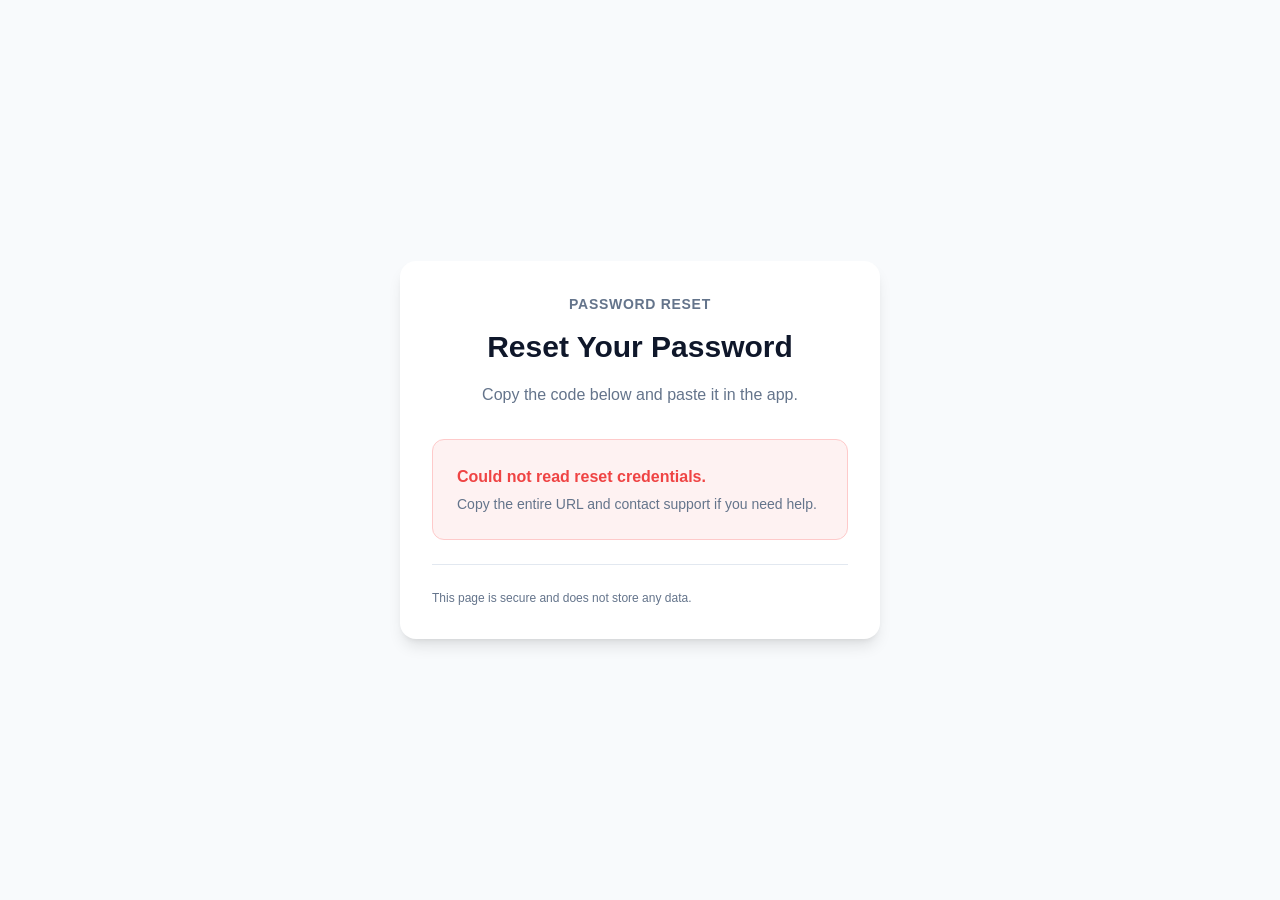
<file: index.html>
<!doctype html>
<html lang="en">
<head>
  <meta charset="utf-8">
  <meta name="viewport" content="width=device-width, initial-scale=1">
  <title>Password Reset</title>
  <link rel="stylesheet" href="styles.css">
  <script defer src="reset.js"></script>
</head>
<body>
  <main class="card">
    <section class="header">
      <p class="eyebrow">Password Reset</p>
      <h1>Reset Your Password</h1>
      <p class="lede">Copy the code below and paste it in the app.</p>
    </section>

    <section class="status-block" id="statusBlock">
      <div class="spinner" aria-hidden="true"></div>
      <div>
        <p class="status" id="statusText">Reading reset link…</p>
        <p class="muted" id="statusSubtext">Keep this tab open. We'll open the app automatically.</p>
      </div>
    </section>

    <section id="codeCard" class="code-card hidden">
      <h2>Reset Code</h2>
      <p class="muted">Copy this code and paste it in the app to reset your password.</p>
      <div class="code-row">
        <code id="codeValue" aria-live="polite"></code>
        <button type="button" id="copyButton">Copy</button>
      </div>
      <p class="muted" id="emailHint"></p>
    </section>

    <div class="actions">
      <button type="button" id="openAppButton" class="hidden primary">
        Open App
      </button>
    </div>

    <section class="footnotes">
      <p class="muted small">This page is secure and does not store any data.</p>
    </section>
  </main>

  <noscript>
    <div class="noscript">
      <p>This page needs JavaScript enabled to process the password reset link. Copy the entire URL from this browser tab and contact support if you need help.</p>
    </div>
  </noscript>
</body>
</html>
</file>
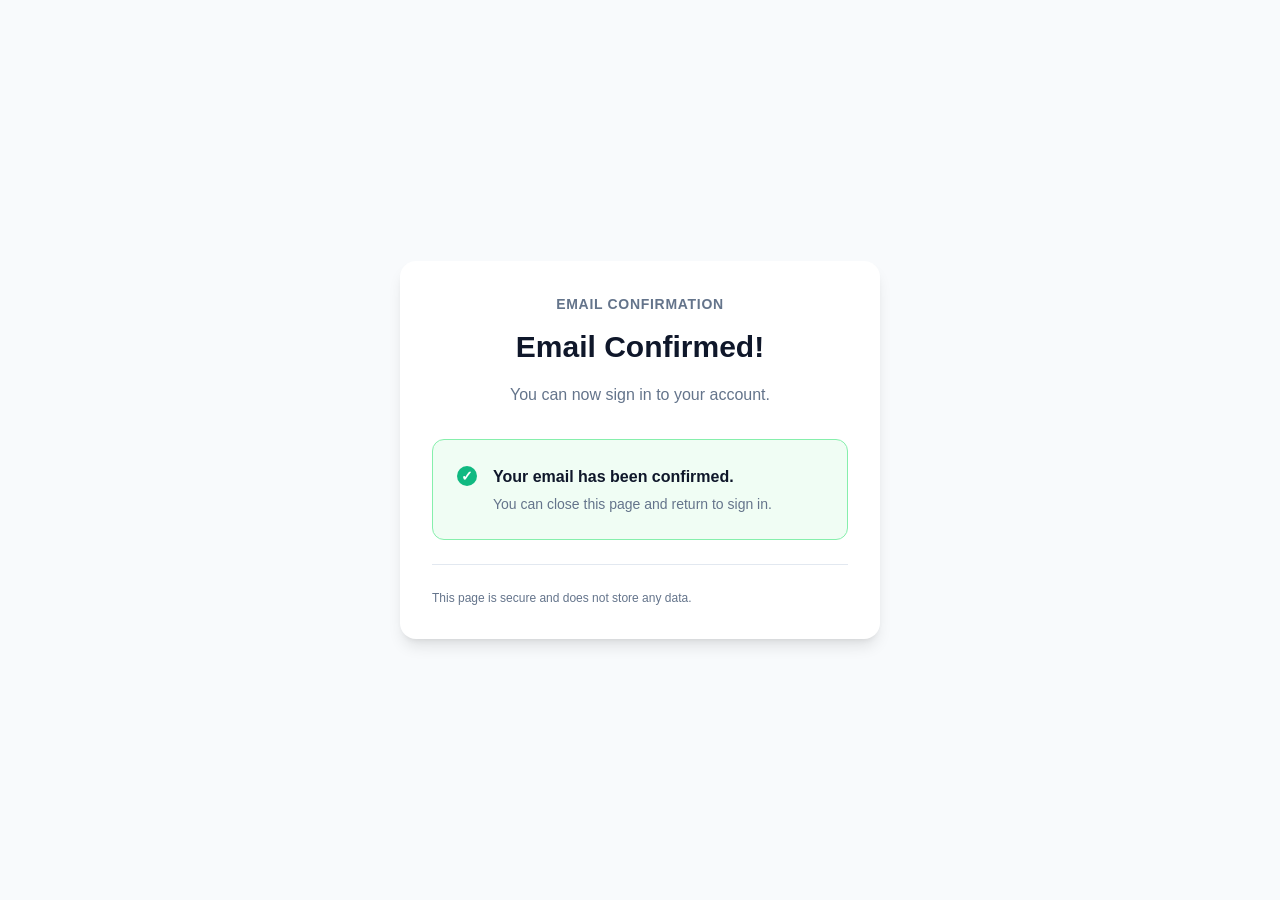
<file: confirm.html>
<!doctype html>
<html lang="en">
<head>
  <meta charset="utf-8">
  <meta name="viewport" content="width=device-width, initial-scale=1">
  <title>Email Confirmed</title>
  <link rel="stylesheet" href="styles.css">
  <script defer src="confirm.js"></script>
</head>
<body>
  <main class="card">
    <section class="header">
      <p class="eyebrow">Email Confirmation</p>
      <h1>Email Confirmed!</h1>
      <p class="lede">You can now sign in to your account.</p>
    </section>

    <section class="status-block success" id="statusBlock">
      <div class="checkmark" aria-hidden="true">✓</div>
      <div>
        <p class="status" id="statusText">Your email has been confirmed.</p>
        <p class="muted" id="statusSubtext">You can close this page and return to sign in.</p>
      </div>
    </section>

    <section class="footnotes">
      <p class="muted small">This page is secure and does not store any data.</p>
    </section>
  </main>

  <noscript>
    <div class="noscript">
      <p>Your email has been confirmed. You can close this page.</p>
    </div>
  </noscript>
</body>
</html>
</file>
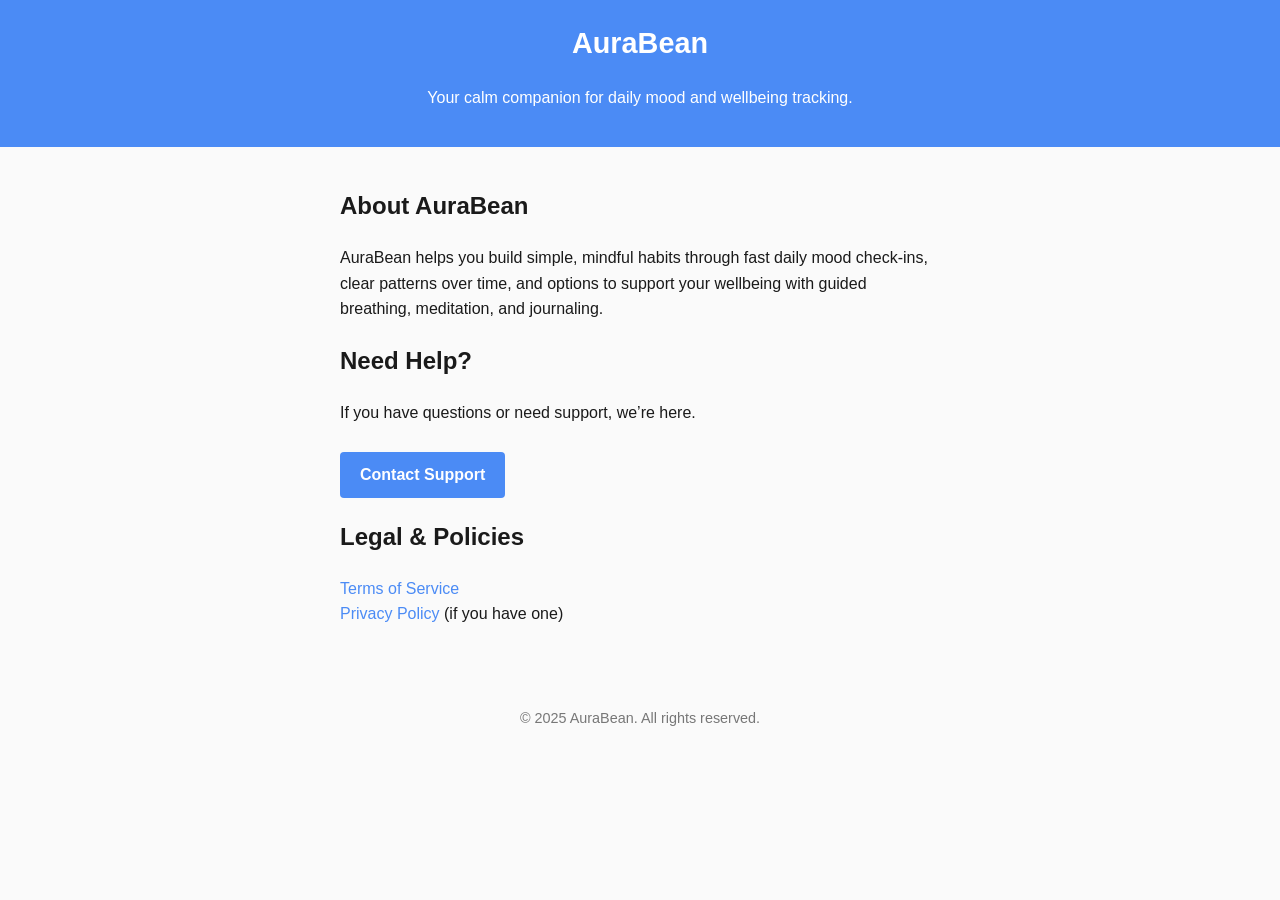
<file: home.html>
<!doctype html>
<html lang="en">
<head>
  <meta charset="UTF-8">
  <meta name="viewport" content="width=device-width,initial-scale=1">
  <title>AuraBean — Support & Info</title>
  <style>
    body {
      font-family: Arial, sans-serif;
      margin: 0;
      padding: 0;
      background: #FAFAFA;
      color: #1A1A1A;
      line-height: 1.6;
    }
    header {
      background: #4B8BF5;
      color: #fff;
      padding: 20px;
      text-align: center;
    }
    .container {
      padding: 20px;
      max-width: 600px;
      margin: auto;
    }
    h1 {
      margin-top: 0;
      font-size: 1.8em;
    }
    a {
      color: #4B8BF5;
      text-decoration: none;
    }
    .section {
      margin: 20px 0;
    }
    .button {
      display: inline-block;
      background: #4B8BF5;
      color: #fff;
      padding: 10px 20px;
      border-radius: 4px;
      margin-top: 10px;
      text-decoration: none;
      font-weight: bold;
    }
    footer {
      text-align: center;
      margin-top: 40px;
      font-size: 0.9em;
      color: #777;
    }
  </style>
</head>

<body>

  <header>
    <h1>AuraBean</h1>
    <p>Your calm companion for daily mood and wellbeing tracking.</p>
  </header>

  <div class="container">

    <div class="section">
      <h2>About AuraBean</h2>
      <p>
        AuraBean helps you build simple, mindful habits through fast daily mood check-ins,
        clear patterns over time, and options to support your wellbeing with guided breathing,
        meditation, and journaling.
      </p>
    </div>

    <div class="section">
      <h2>Need Help?</h2>
      <p>If you have questions or need support, we’re here.</p>
      <a class="button" href="mailto:aurabean.info@gmail.com">Contact Support</a>
    </div>

    <div class="section">
      <h2>Legal & Policies</h2>
      <p>
        <a href="/terms.html">Terms of Service</a><br>
        <a href="/privacy.html">Privacy Policy</a> (if you have one)
      </p>
    </div>

  </div>

  <footer>
    <p>© 2025 AuraBean. All rights reserved.</p>
  </footer>

</body>
</html>
</file>
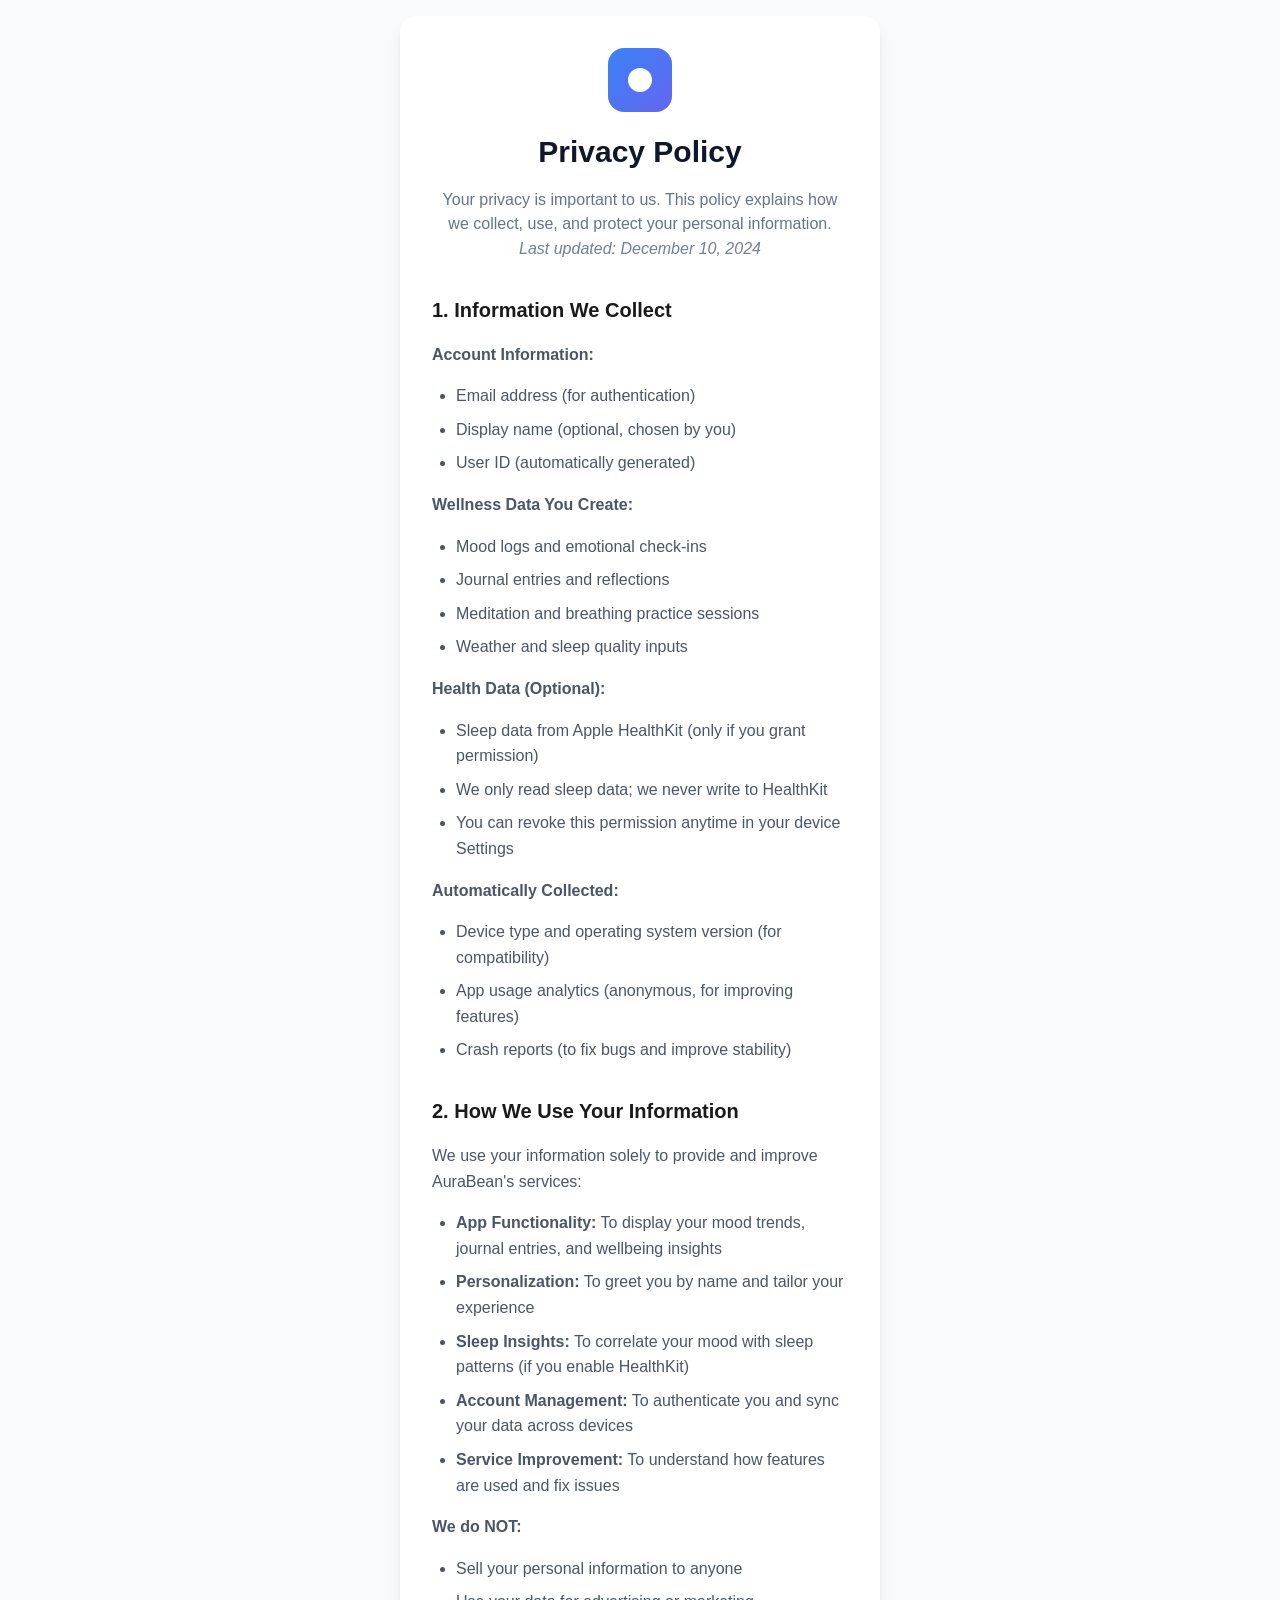
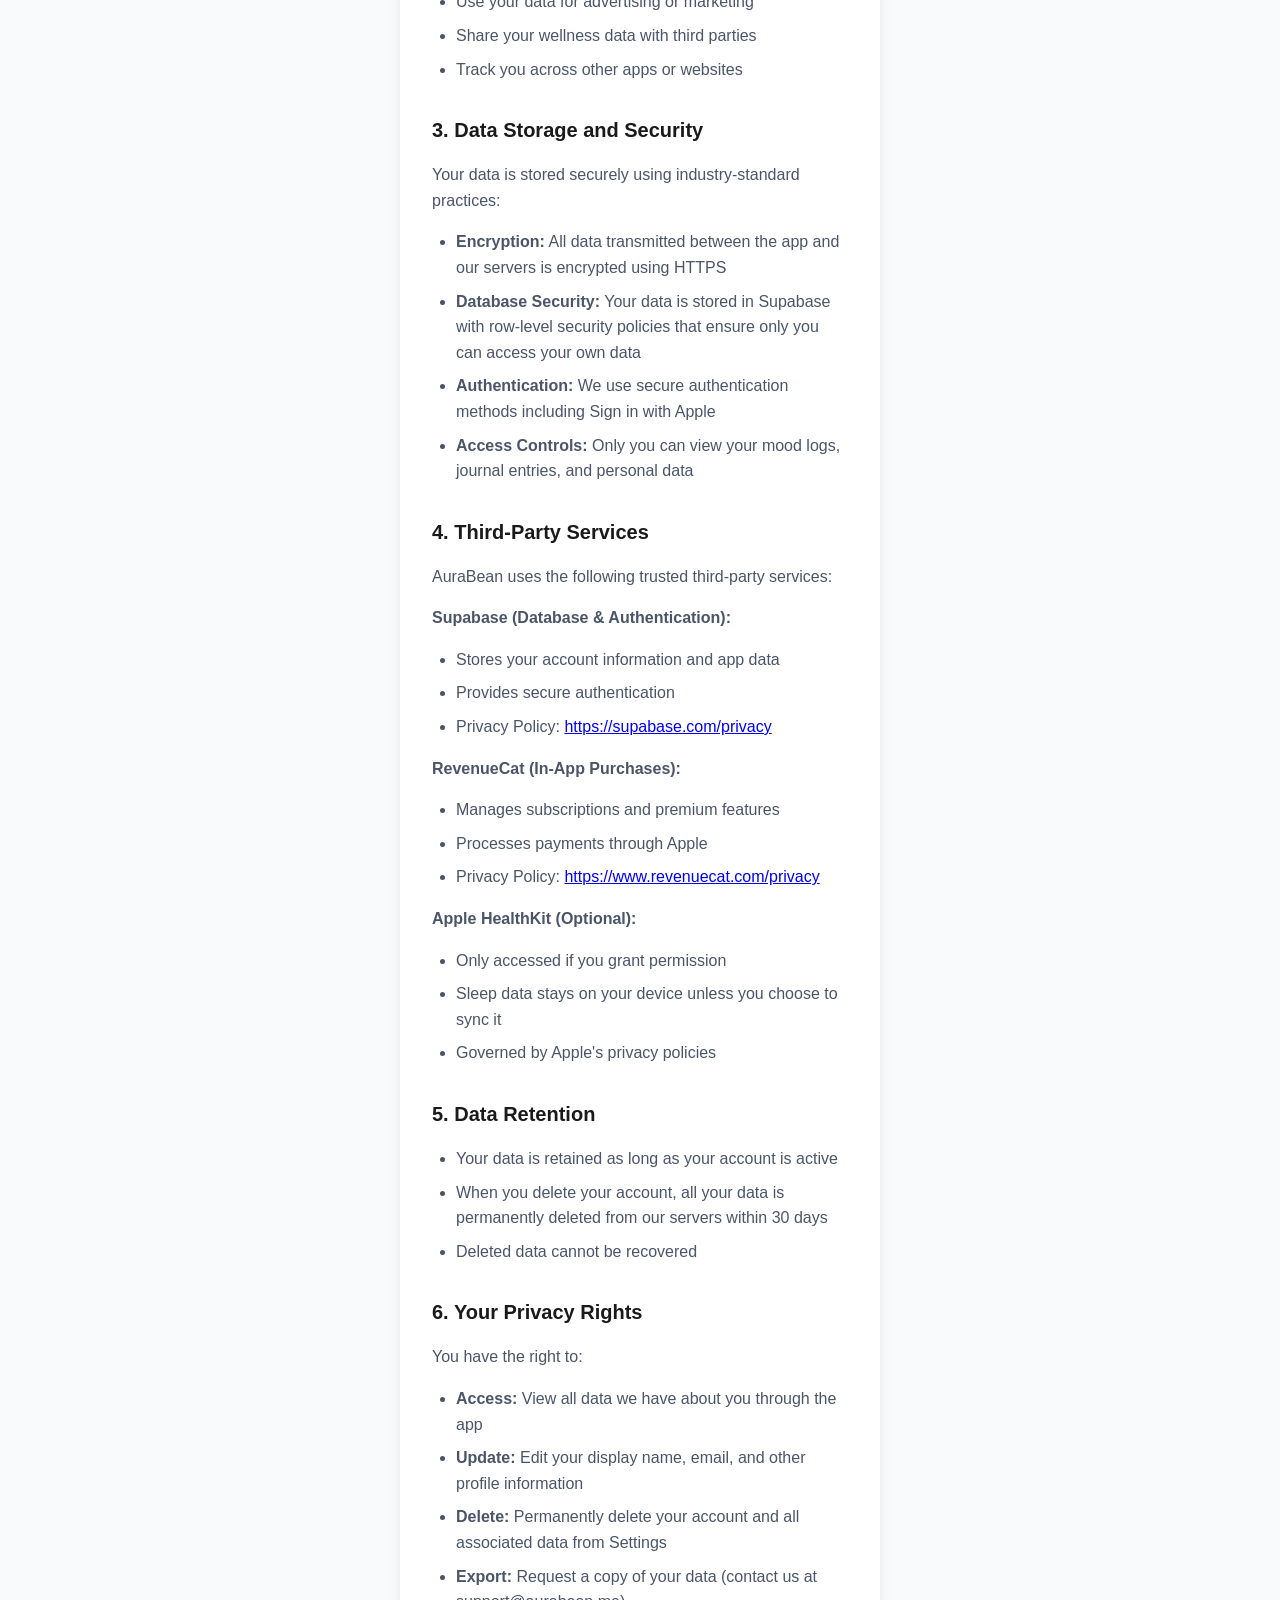
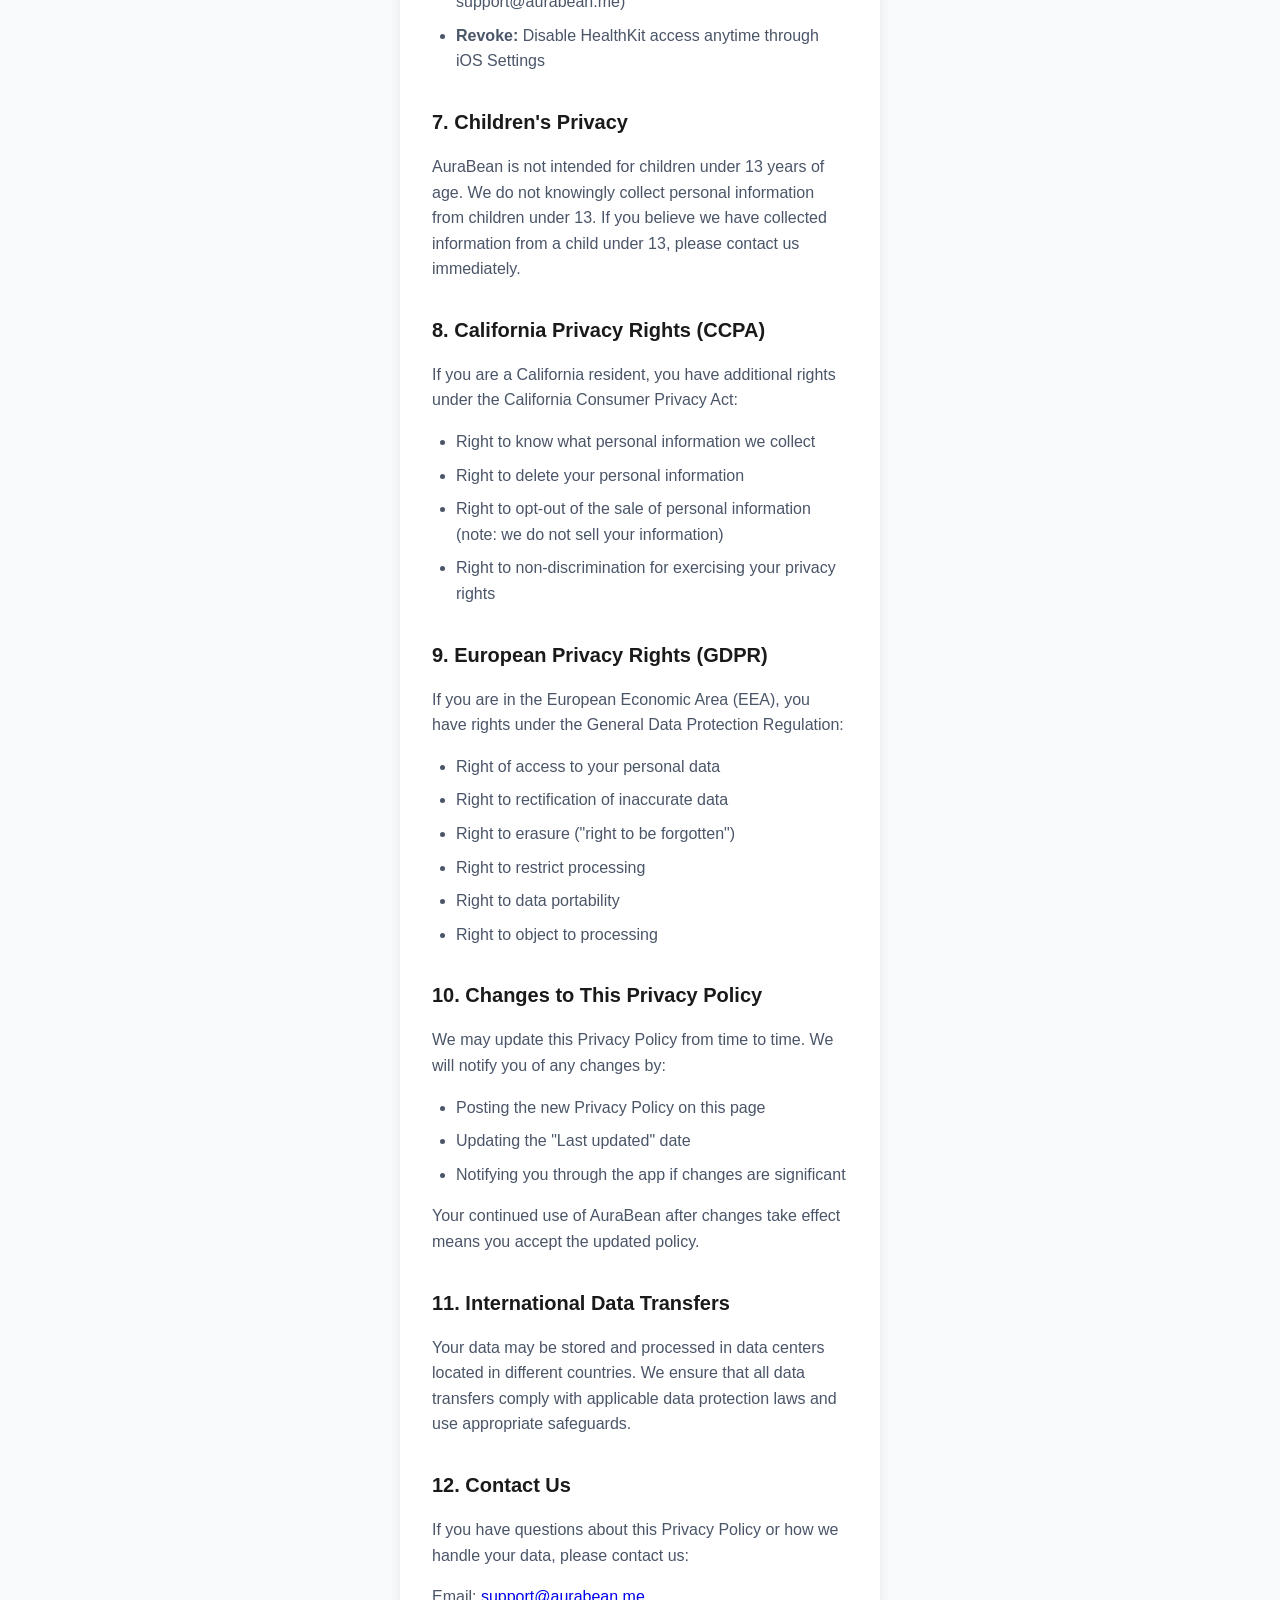
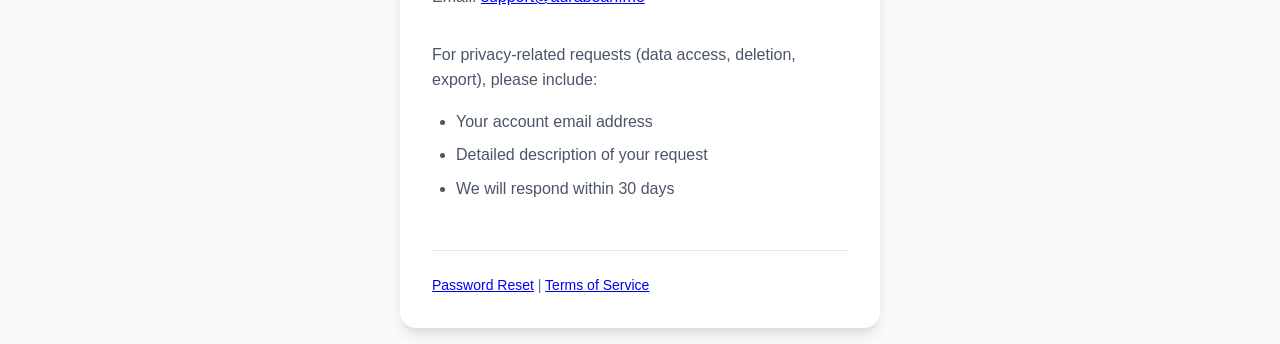
<file: privacy.html>
<!doctype html>
<html lang="en">
<head>
  <meta charset="utf-8">
  <meta name="viewport" content="width=device-width, initial-scale=1">
  <title>Privacy Policy - AuraBean</title>
  <link rel="stylesheet" href="styles.css">
  <style>
    .legal-content {
      margin-top: 2rem;
      text-align: left;
    }
    .legal-content h2 {
      font-size: 1.25rem;
      font-weight: 600;
      margin-top: 2rem;
      margin-bottom: 1rem;
      color: #1a1a1a;
    }
    .legal-content p {
      margin-bottom: 1rem;
      line-height: 1.6;
      color: #4a5568;
    }
    .legal-content ul {
      margin-left: 1.5rem;
      margin-bottom: 1rem;
    }
    .legal-content li {
      margin-bottom: 0.5rem;
      line-height: 1.6;
      color: #4a5568;
    }
    .last-updated {
      font-style: italic;
      color: #718096;
      margin-bottom: 2rem;
    }
  </style>
</head>
<body>
  <main class="card">
    <section class="header">
      <div class="logo" aria-hidden="true">
        <div class="dot"></div>
        <div class="trail"></div>
      </div>
      <h1>Privacy Policy</h1>
      <p class="lede">Your privacy is important to us. This policy explains how we collect, use, and protect your personal information.</p>
      <p class="last-updated">Last updated: December 10, 2024</p>
    </section>

    <div class="legal-content">
      <h2>1. Information We Collect</h2>

      <p><strong>Account Information:</strong></p>
      <ul>
        <li>Email address (for authentication)</li>
        <li>Display name (optional, chosen by you)</li>
        <li>User ID (automatically generated)</li>
      </ul>

      <p><strong>Wellness Data You Create:</strong></p>
      <ul>
        <li>Mood logs and emotional check-ins</li>
        <li>Journal entries and reflections</li>
        <li>Meditation and breathing practice sessions</li>
        <li>Weather and sleep quality inputs</li>
      </ul>

      <p><strong>Health Data (Optional):</strong></p>
      <ul>
        <li>Sleep data from Apple HealthKit (only if you grant permission)</li>
        <li>We only read sleep data; we never write to HealthKit</li>
        <li>You can revoke this permission anytime in your device Settings</li>
      </ul>

      <p><strong>Automatically Collected:</strong></p>
      <ul>
        <li>Device type and operating system version (for compatibility)</li>
        <li>App usage analytics (anonymous, for improving features)</li>
        <li>Crash reports (to fix bugs and improve stability)</li>
      </ul>

      <h2>2. How We Use Your Information</h2>
      <p>We use your information solely to provide and improve AuraBean's services:</p>
      <ul>
        <li><strong>App Functionality:</strong> To display your mood trends, journal entries, and wellbeing insights</li>
        <li><strong>Personalization:</strong> To greet you by name and tailor your experience</li>
        <li><strong>Sleep Insights:</strong> To correlate your mood with sleep patterns (if you enable HealthKit)</li>
        <li><strong>Account Management:</strong> To authenticate you and sync your data across devices</li>
        <li><strong>Service Improvement:</strong> To understand how features are used and fix issues</li>
      </ul>

      <p><strong>We do NOT:</strong></p>
      <ul>
        <li>Sell your personal information to anyone</li>
        <li>Use your data for advertising or marketing</li>
        <li>Share your wellness data with third parties</li>
        <li>Track you across other apps or websites</li>
      </ul>

      <h2>3. Data Storage and Security</h2>
      <p>Your data is stored securely using industry-standard practices:</p>
      <ul>
        <li><strong>Encryption:</strong> All data transmitted between the app and our servers is encrypted using HTTPS</li>
        <li><strong>Database Security:</strong> Your data is stored in Supabase with row-level security policies that ensure only you can access your own data</li>
        <li><strong>Authentication:</strong> We use secure authentication methods including Sign in with Apple</li>
        <li><strong>Access Controls:</strong> Only you can view your mood logs, journal entries, and personal data</li>
      </ul>

      <h2>4. Third-Party Services</h2>
      <p>AuraBean uses the following trusted third-party services:</p>

      <p><strong>Supabase (Database & Authentication):</strong></p>
      <ul>
        <li>Stores your account information and app data</li>
        <li>Provides secure authentication</li>
        <li>Privacy Policy: <a href="https://supabase.com/privacy" target="_blank" rel="noopener">https://supabase.com/privacy</a></li>
      </ul>

      <p><strong>RevenueCat (In-App Purchases):</strong></p>
      <ul>
        <li>Manages subscriptions and premium features</li>
        <li>Processes payments through Apple</li>
        <li>Privacy Policy: <a href="https://www.revenuecat.com/privacy" target="_blank" rel="noopener">https://www.revenuecat.com/privacy</a></li>
      </ul>

      <p><strong>Apple HealthKit (Optional):</strong></p>
      <ul>
        <li>Only accessed if you grant permission</li>
        <li>Sleep data stays on your device unless you choose to sync it</li>
        <li>Governed by Apple's privacy policies</li>
      </ul>

      <h2>5. Data Retention</h2>
      <ul>
        <li>Your data is retained as long as your account is active</li>
        <li>When you delete your account, all your data is permanently deleted from our servers within 30 days</li>
        <li>Deleted data cannot be recovered</li>
      </ul>

      <h2>6. Your Privacy Rights</h2>
      <p>You have the right to:</p>
      <ul>
        <li><strong>Access:</strong> View all data we have about you through the app</li>
        <li><strong>Update:</strong> Edit your display name, email, and other profile information</li>
        <li><strong>Delete:</strong> Permanently delete your account and all associated data from Settings</li>
        <li><strong>Export:</strong> Request a copy of your data (contact us at support@aurabean.me)</li>
        <li><strong>Revoke:</strong> Disable HealthKit access anytime through iOS Settings</li>
      </ul>

      <h2>7. Children's Privacy</h2>
      <p>AuraBean is not intended for children under 13 years of age. We do not knowingly collect personal information from children under 13. If you believe we have collected information from a child under 13, please contact us immediately.</p>

      <h2>8. California Privacy Rights (CCPA)</h2>
      <p>If you are a California resident, you have additional rights under the California Consumer Privacy Act:</p>
      <ul>
        <li>Right to know what personal information we collect</li>
        <li>Right to delete your personal information</li>
        <li>Right to opt-out of the sale of personal information (note: we do not sell your information)</li>
        <li>Right to non-discrimination for exercising your privacy rights</li>
      </ul>

      <h2>9. European Privacy Rights (GDPR)</h2>
      <p>If you are in the European Economic Area (EEA), you have rights under the General Data Protection Regulation:</p>
      <ul>
        <li>Right of access to your personal data</li>
        <li>Right to rectification of inaccurate data</li>
        <li>Right to erasure ("right to be forgotten")</li>
        <li>Right to restrict processing</li>
        <li>Right to data portability</li>
        <li>Right to object to processing</li>
      </ul>

      <h2>10. Changes to This Privacy Policy</h2>
      <p>We may update this Privacy Policy from time to time. We will notify you of any changes by:</p>
      <ul>
        <li>Posting the new Privacy Policy on this page</li>
        <li>Updating the "Last updated" date</li>
        <li>Notifying you through the app if changes are significant</li>
      </ul>
      <p>Your continued use of AuraBean after changes take effect means you accept the updated policy.</p>

      <h2>11. International Data Transfers</h2>
      <p>Your data may be stored and processed in data centers located in different countries. We ensure that all data transfers comply with applicable data protection laws and use appropriate safeguards.</p>

      <h2>12. Contact Us</h2>
      <p>If you have questions about this Privacy Policy or how we handle your data, please contact us:</p>
      <p>Email: <a href="mailto:support@aurabean.me">support@aurabean.me</a></p>

      <p style="margin-top: 2rem;">For privacy-related requests (data access, deletion, export), please include:</p>
      <ul>
        <li>Your account email address</li>
        <li>Detailed description of your request</li>
        <li>We will respond within 30 days</li>
      </ul>
    </div>

    <section class="footnotes" style="margin-top: 3rem;">
      <p class="muted"><a href="index.html">Password Reset</a> | <a href="terms.html">Terms of Service</a></p>
    </section>
  </main>
</body>
</html>
</file>
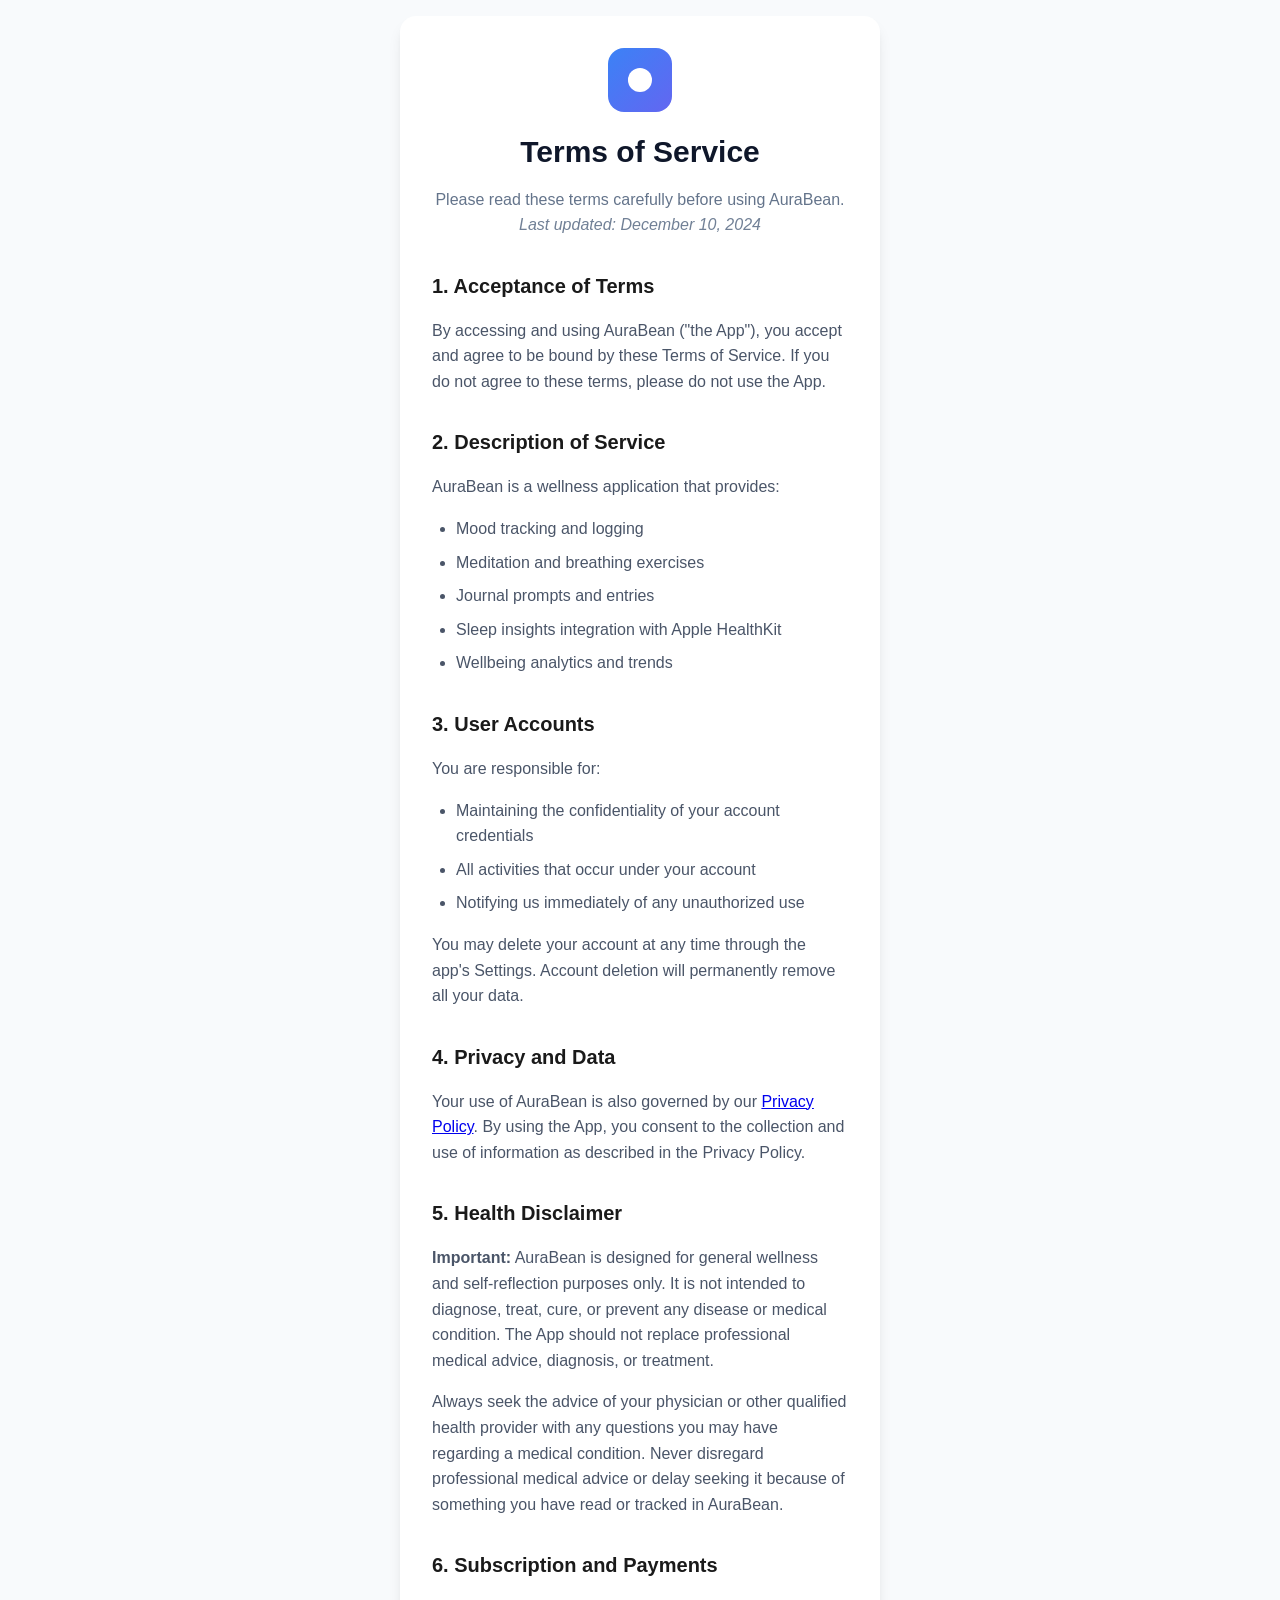
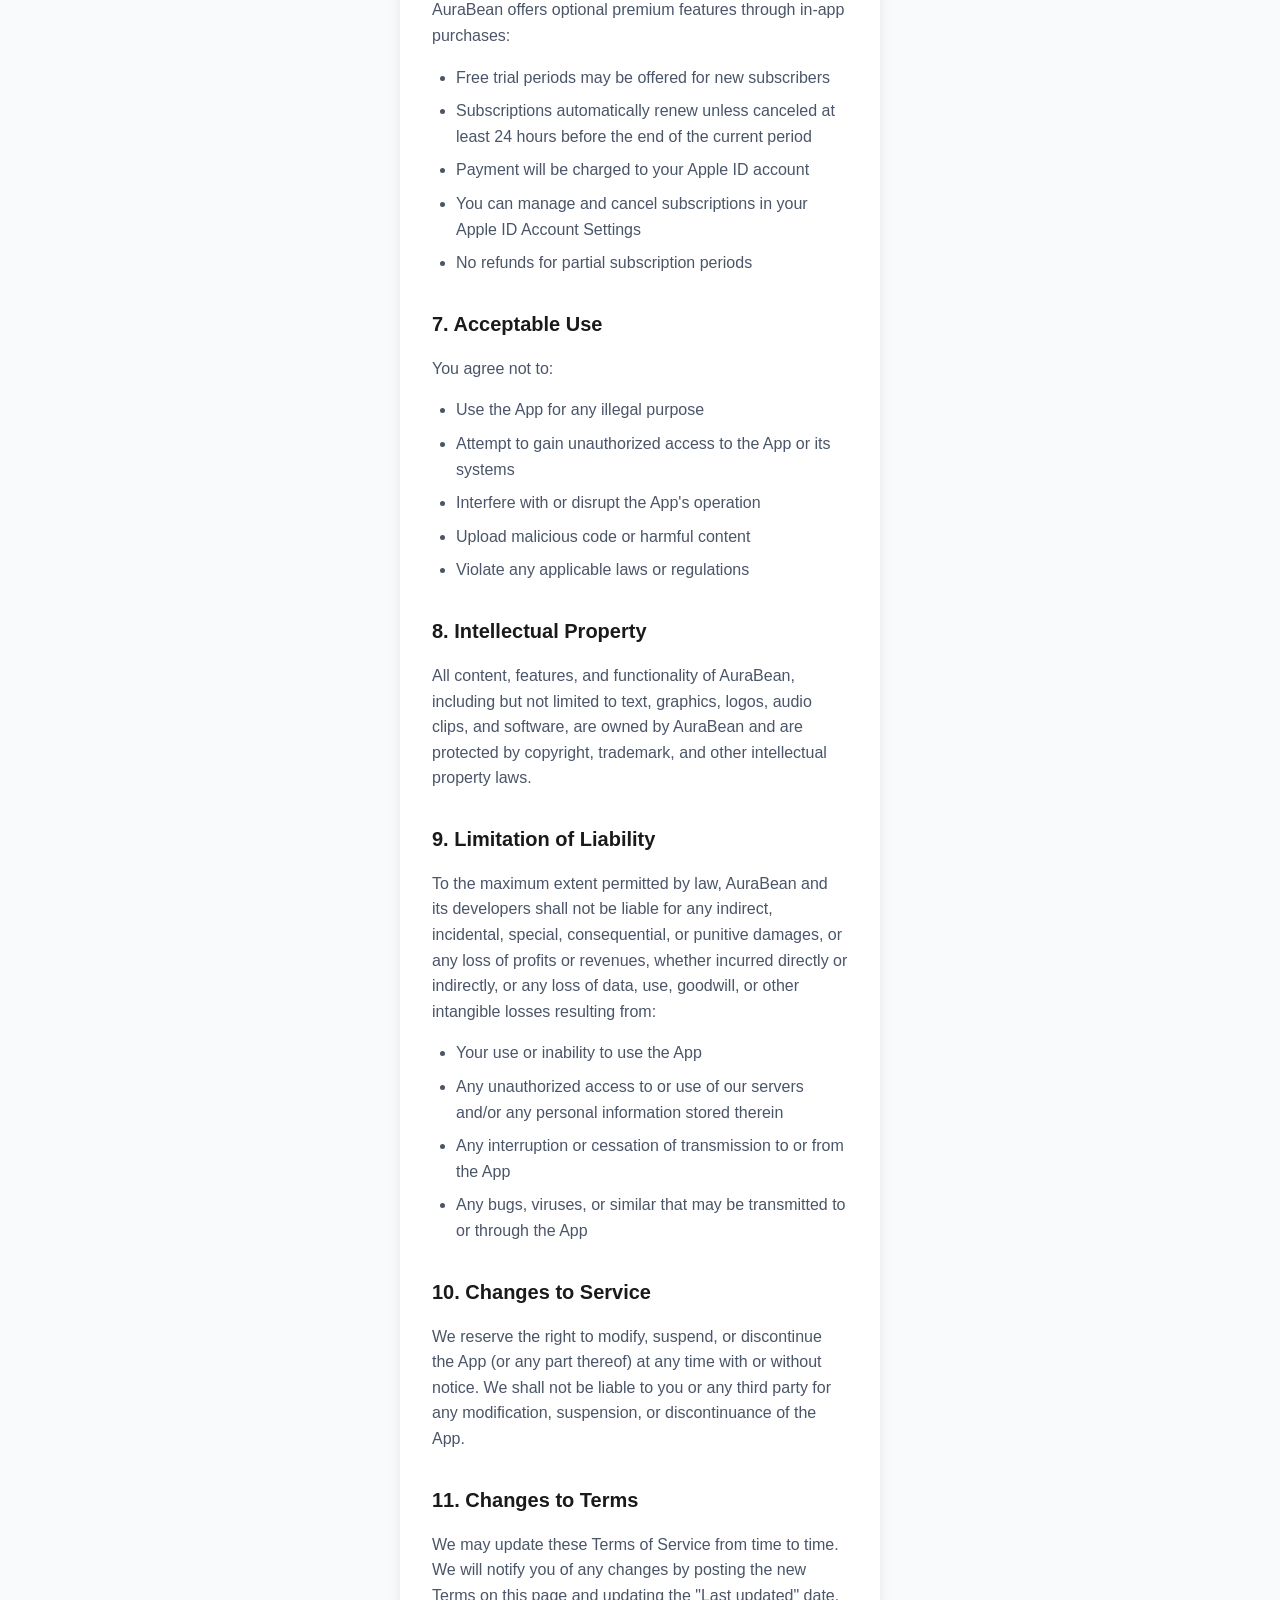
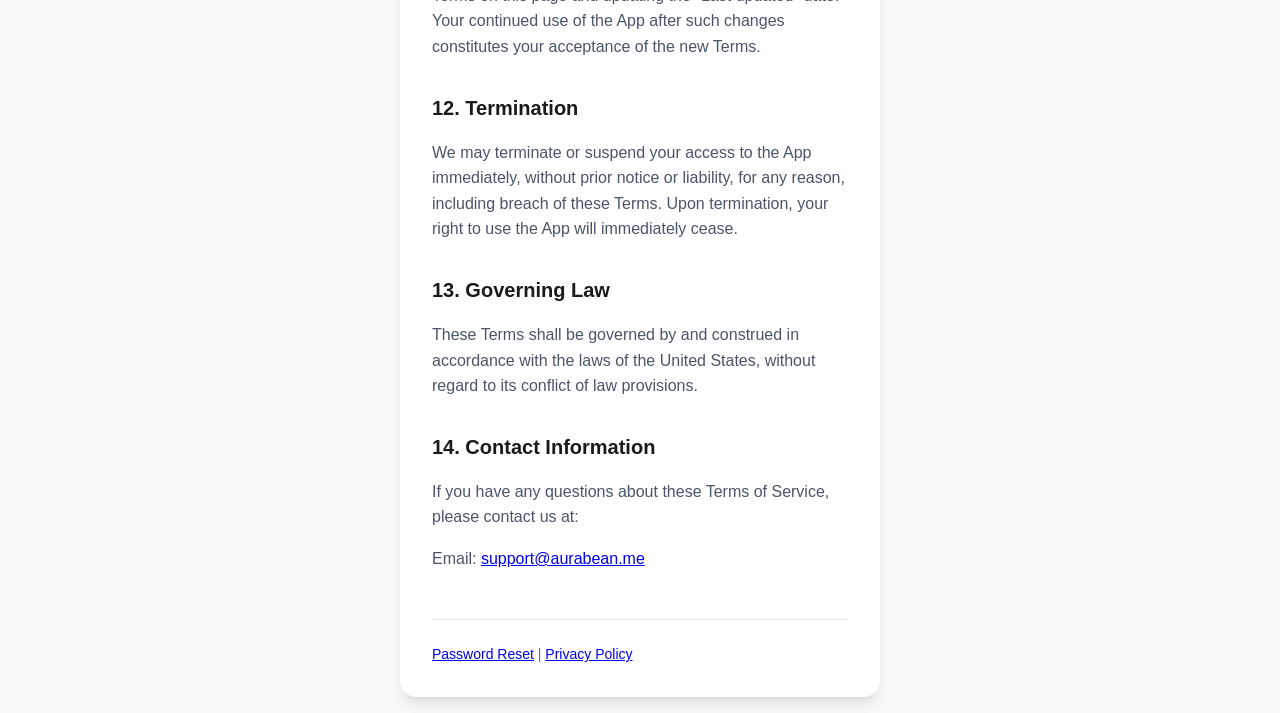
<file: terms.html>
<!doctype html>
<html lang="en">
<head>
  <meta charset="utf-8">
  <meta name="viewport" content="width=device-width, initial-scale=1">
  <title>Terms of Service - AuraBean</title>
  <link rel="stylesheet" href="styles.css">
  <style>
    .legal-content {
      margin-top: 2rem;
      text-align: left;
    }
    .legal-content h2 {
      font-size: 1.25rem;
      font-weight: 600;
      margin-top: 2rem;
      margin-bottom: 1rem;
      color: #1a1a1a;
    }
    .legal-content p {
      margin-bottom: 1rem;
      line-height: 1.6;
      color: #4a5568;
    }
    .legal-content ul {
      margin-left: 1.5rem;
      margin-bottom: 1rem;
    }
    .legal-content li {
      margin-bottom: 0.5rem;
      line-height: 1.6;
      color: #4a5568;
    }
    .last-updated {
      font-style: italic;
      color: #718096;
      margin-bottom: 2rem;
    }
  </style>
</head>
<body>
  <main class="card">
    <section class="header">
      <div class="logo" aria-hidden="true">
        <div class="dot"></div>
        <div class="trail"></div>
      </div>
      <h1>Terms of Service</h1>
      <p class="lede">Please read these terms carefully before using AuraBean.</p>
      <p class="last-updated">Last updated: December 10, 2024</p>
    </section>

    <div class="legal-content">
      <h2>1. Acceptance of Terms</h2>
      <p>By accessing and using AuraBean ("the App"), you accept and agree to be bound by these Terms of Service. If you do not agree to these terms, please do not use the App.</p>

      <h2>2. Description of Service</h2>
      <p>AuraBean is a wellness application that provides:</p>
      <ul>
        <li>Mood tracking and logging</li>
        <li>Meditation and breathing exercises</li>
        <li>Journal prompts and entries</li>
        <li>Sleep insights integration with Apple HealthKit</li>
        <li>Wellbeing analytics and trends</li>
      </ul>

      <h2>3. User Accounts</h2>
      <p>You are responsible for:</p>
      <ul>
        <li>Maintaining the confidentiality of your account credentials</li>
        <li>All activities that occur under your account</li>
        <li>Notifying us immediately of any unauthorized use</li>
      </ul>
      <p>You may delete your account at any time through the app's Settings. Account deletion will permanently remove all your data.</p>

      <h2>4. Privacy and Data</h2>
      <p>Your use of AuraBean is also governed by our <a href="privacy.html">Privacy Policy</a>. By using the App, you consent to the collection and use of information as described in the Privacy Policy.</p>

      <h2>5. Health Disclaimer</h2>
      <p><strong>Important:</strong> AuraBean is designed for general wellness and self-reflection purposes only. It is not intended to diagnose, treat, cure, or prevent any disease or medical condition. The App should not replace professional medical advice, diagnosis, or treatment.</p>
      <p>Always seek the advice of your physician or other qualified health provider with any questions you may have regarding a medical condition. Never disregard professional medical advice or delay seeking it because of something you have read or tracked in AuraBean.</p>

      <h2>6. Subscription and Payments</h2>
      <p>AuraBean offers optional premium features through in-app purchases:</p>
      <ul>
        <li>Free trial periods may be offered for new subscribers</li>
        <li>Subscriptions automatically renew unless canceled at least 24 hours before the end of the current period</li>
        <li>Payment will be charged to your Apple ID account</li>
        <li>You can manage and cancel subscriptions in your Apple ID Account Settings</li>
        <li>No refunds for partial subscription periods</li>
      </ul>

      <h2>7. Acceptable Use</h2>
      <p>You agree not to:</p>
      <ul>
        <li>Use the App for any illegal purpose</li>
        <li>Attempt to gain unauthorized access to the App or its systems</li>
        <li>Interfere with or disrupt the App's operation</li>
        <li>Upload malicious code or harmful content</li>
        <li>Violate any applicable laws or regulations</li>
      </ul>

      <h2>8. Intellectual Property</h2>
      <p>All content, features, and functionality of AuraBean, including but not limited to text, graphics, logos, audio clips, and software, are owned by AuraBean and are protected by copyright, trademark, and other intellectual property laws.</p>

      <h2>9. Limitation of Liability</h2>
      <p>To the maximum extent permitted by law, AuraBean and its developers shall not be liable for any indirect, incidental, special, consequential, or punitive damages, or any loss of profits or revenues, whether incurred directly or indirectly, or any loss of data, use, goodwill, or other intangible losses resulting from:</p>
      <ul>
        <li>Your use or inability to use the App</li>
        <li>Any unauthorized access to or use of our servers and/or any personal information stored therein</li>
        <li>Any interruption or cessation of transmission to or from the App</li>
        <li>Any bugs, viruses, or similar that may be transmitted to or through the App</li>
      </ul>

      <h2>10. Changes to Service</h2>
      <p>We reserve the right to modify, suspend, or discontinue the App (or any part thereof) at any time with or without notice. We shall not be liable to you or any third party for any modification, suspension, or discontinuance of the App.</p>

      <h2>11. Changes to Terms</h2>
      <p>We may update these Terms of Service from time to time. We will notify you of any changes by posting the new Terms on this page and updating the "Last updated" date. Your continued use of the App after such changes constitutes your acceptance of the new Terms.</p>

      <h2>12. Termination</h2>
      <p>We may terminate or suspend your access to the App immediately, without prior notice or liability, for any reason, including breach of these Terms. Upon termination, your right to use the App will immediately cease.</p>

      <h2>13. Governing Law</h2>
      <p>These Terms shall be governed by and construed in accordance with the laws of the United States, without regard to its conflict of law provisions.</p>

      <h2>14. Contact Information</h2>
      <p>If you have any questions about these Terms of Service, please contact us at:</p>
      <p>Email: <a href="mailto:support@aurabean.me">support@aurabean.me</a></p>
    </div>

    <section class="footnotes" style="margin-top: 3rem;">
      <p class="muted"><a href="index.html">Password Reset</a> | <a href="privacy.html">Privacy Policy</a></p>
    </section>
  </main>
</body>
</html>
</file>
<file: styles.css>
/* Generic Email Confirmation Page - Works for Mobile & Web */
:root {
  --color-bg: #f8fafc;
  --color-card: #ffffff;
  --color-primary: #3b82f6;
  --color-primary-hover: #2563eb;
  --color-text: #0f172a;
  --color-text-muted: #64748b;
  --color-border: #e2e8f0;
  --color-success: #10b981;
  --color-error: #ef4444;
  --shadow: 0 10px 15px -3px rgb(0 0 0 / 0.1), 0 4px 6px -4px rgb(0 0 0 / 0.1);
}

* {
  box-sizing: border-box;
  margin: 0;
  padding: 0;
}

body {
  font-family: -apple-system, BlinkMacSystemFont, 'Segoe UI', Roboto, 'Helvetica Neue', Arial, sans-serif;
  background: var(--color-bg);
  color: var(--color-text);
  line-height: 1.6;
  padding: 1rem;
  min-height: 100vh;
  display: flex;
  align-items: center;
  justify-content: center;
}

.card {
  background: var(--color-card);
  border-radius: 16px;
  box-shadow: var(--shadow);
  padding: 2rem;
  max-width: 480px;
  width: 100%;
}

/* Mobile optimization */
@media (max-width: 640px) {
  .card {
    padding: 1.5rem;
    border-radius: 12px;
  }
}

/* Header */
.header {
  text-align: center;
  margin-bottom: 2rem;
}

.logo {
  width: 64px;
  height: 64px;
  margin: 0 auto 1rem;
  position: relative;
  display: flex;
  align-items: center;
  justify-content: center;
  background: linear-gradient(135deg, var(--color-primary) 0%, #6366f1 100%);
  border-radius: 16px;
}

.logo .dot {
  width: 24px;
  height: 24px;
  background: white;
  border-radius: 50%;
  position: relative;
  z-index: 2;
}

.logo .trail {
  position: absolute;
  width: 12px;
  height: 12px;
  background: rgba(255, 255, 255, 0.5);
  border-radius: 50%;
  left: 20px;
  z-index: 1;
}

.eyebrow {
  font-size: 0.875rem;
  font-weight: 600;
  text-transform: uppercase;
  letter-spacing: 0.05em;
  color: var(--color-text-muted);
  margin-bottom: 0.5rem;
}

h1 {
  font-size: 1.875rem;
  font-weight: 700;
  margin-bottom: 0.75rem;
  color: var(--color-text);
}

@media (max-width: 640px) {
  h1 {
    font-size: 1.5rem;
  }
}

.lede {
  font-size: 1rem;
  color: var(--color-text-muted);
  line-height: 1.5;
}

/* Status Block */
.status-block {
  display: flex;
  gap: 1rem;
  align-items: flex-start;
  padding: 1.5rem;
  background: #f1f5f9;
  border-radius: 12px;
  margin-bottom: 1.5rem;
}

.spinner {
  width: 20px;
  height: 20px;
  border: 3px solid var(--color-border);
  border-top-color: var(--color-primary);
  border-radius: 50%;
  animation: spin 0.8s linear infinite;
  flex-shrink: 0;
  margin-top: 2px;
}

@keyframes spin {
  to { transform: rotate(360deg); }
}

.status {
  font-weight: 600;
  color: var(--color-text);
  margin-bottom: 0.25rem;
}

.muted {
  font-size: 0.875rem;
  color: var(--color-text-muted);
  line-height: 1.5;
}

.muted.small {
  font-size: 0.75rem;
}

/* Code Card */
.code-card {
  padding: 1.5rem;
  background: #f8fafc;
  border: 1px solid var(--color-border);
  border-radius: 12px;
  margin-bottom: 1.5rem;
}

.code-card h2 {
  font-size: 1.125rem;
  font-weight: 600;
  margin-bottom: 0.75rem;
}

.code-row {
  display: flex;
  gap: 0.75rem;
  align-items: center;
  margin: 1rem 0;
}

code {
  flex: 1;
  padding: 0.75rem 1rem;
  background: white;
  border: 1px solid var(--color-border);
  border-radius: 8px;
  font-family: 'SF Mono', Monaco, 'Courier New', monospace;
  font-size: 0.875rem;
  font-weight: 600;
  color: var(--color-text);
  word-break: break-all;
}

/* Buttons */
button {
  font-family: inherit;
  font-size: 0.875rem;
  font-weight: 600;
  padding: 0.625rem 1rem;
  border-radius: 8px;
  border: 1px solid var(--color-border);
  background: white;
  color: var(--color-text);
  cursor: pointer;
  transition: all 0.15s;
  white-space: nowrap;
}

button:hover {
  background: #f8fafc;
}

button:active {
  transform: scale(0.98);
}

button.primary {
  background: var(--color-primary);
  border-color: var(--color-primary);
  color: white;
  width: 100%;
  padding: 0.875rem 1.5rem;
  font-size: 1rem;
}

button.primary:hover {
  background: var(--color-primary-hover);
  border-color: var(--color-primary-hover);
}

/* Actions */
.actions {
  margin-bottom: 1.5rem;
}

/* Footnotes */
.footnotes {
  padding-top: 1.5rem;
  border-top: 1px solid var(--color-border);
}

.footnotes p {
  margin-bottom: 0.75rem;
}

.footnotes p:last-child {
  margin-bottom: 0;
}

/* Utility Classes */
.hidden {
  display: none !important;
}

/* Noscript Warning */
.noscript {
  background: #fef2f2;
  border: 1px solid #fecaca;
  border-radius: 12px;
  padding: 1.5rem;
  color: #991b1b;
  text-align: center;
  max-width: 480px;
  margin: 2rem auto;
}

/* Success State */
.status-block.success {
  background: #f0fdf4;
  border: 1px solid #86efac;
}

.status-block.success .spinner {
  border-color: #bbf7d0;
  border-top-color: var(--color-success);
}

.checkmark {
  width: 20px;
  height: 20px;
  background: var(--color-success);
  color: white;
  border-radius: 50%;
  display: flex;
  align-items: center;
  justify-content: center;
  font-size: 14px;
  font-weight: bold;
  flex-shrink: 0;
  margin-top: 2px;
}

/* Error State */
.status-block.error {
  background: #fef2f2;
  border: 1px solid #fecaca;
}

.status-block.error .status {
  color: var(--color-error);
}

/* Dark mode support */
@media (prefers-color-scheme: dark) {
  :root {
    --color-bg: #0f172a;
    --color-card: #1e293b;
    --color-text: #f1f5f9;
    --color-text-muted: #94a3b8;
    --color-border: #334155;
  }

  .status-block {
    background: #1e293b;
  }

  .code-card {
    background: #1e293b;
    border-color: var(--color-border);
  }

  code {
    background: #0f172a;
    border-color: var(--color-border);
  }

  button {
    background: #1e293b;
    border-color: var(--color-border);
  }

  button:hover {
    background: #334155;
  }
}
</file>
